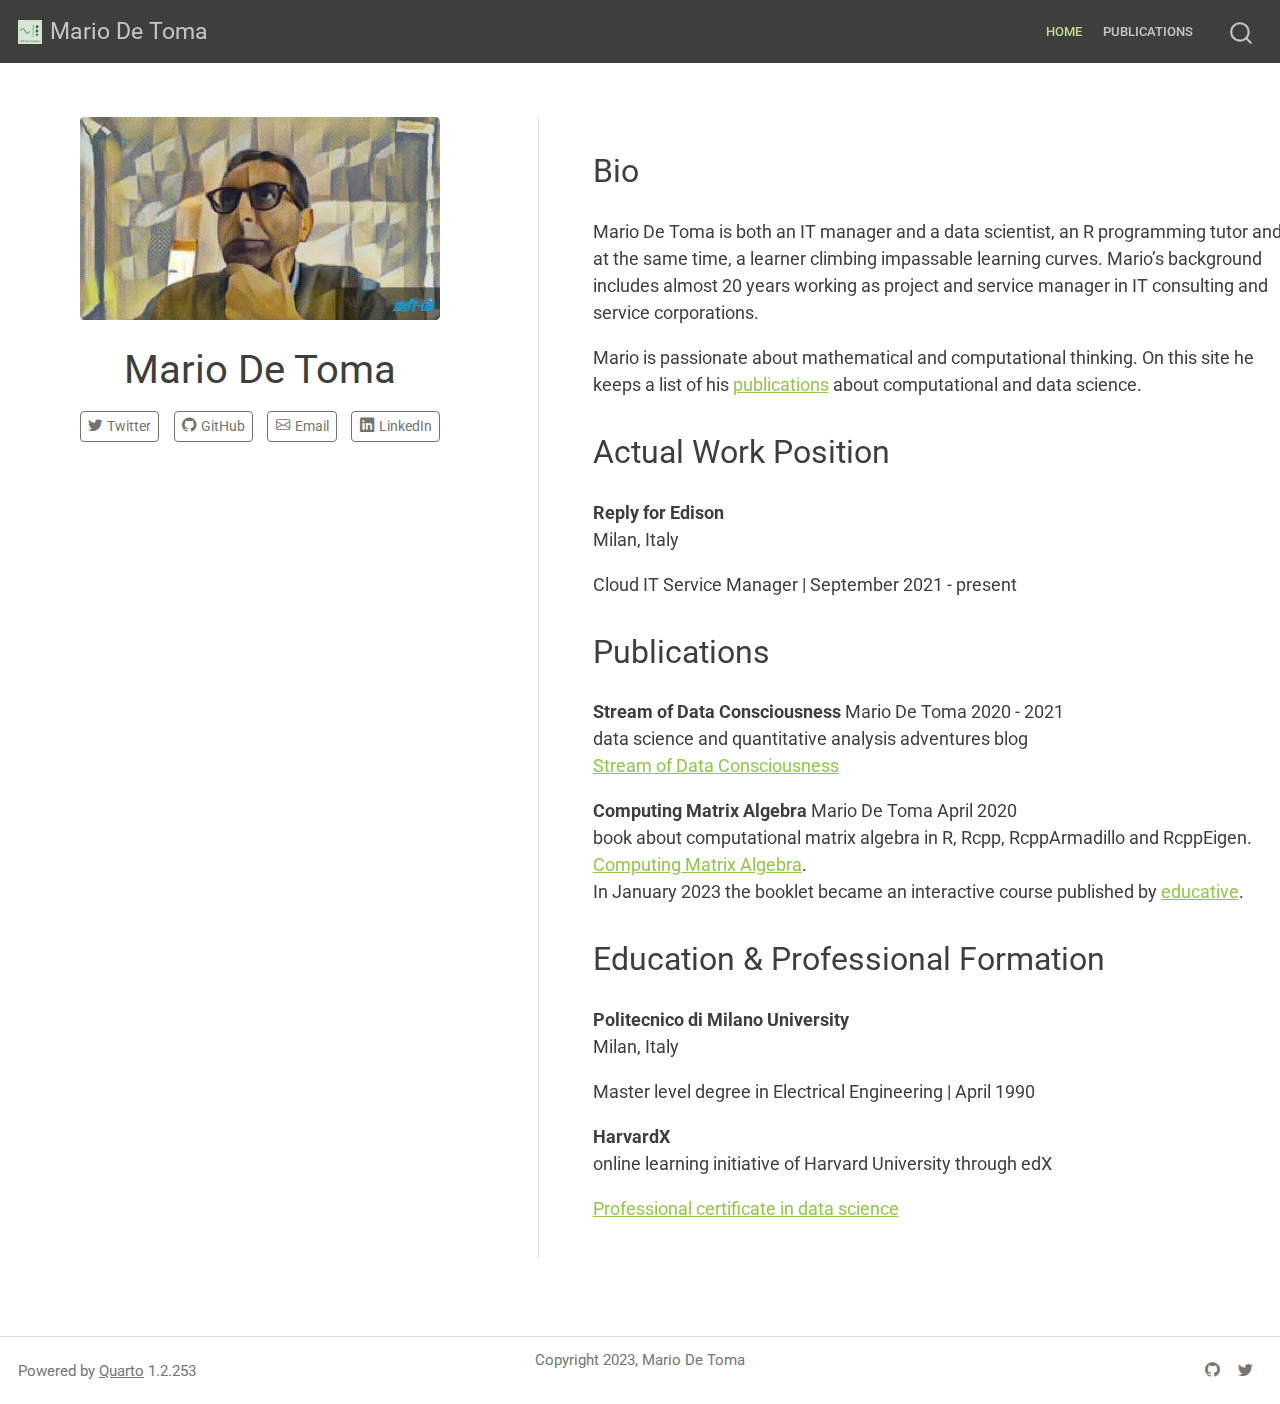
<file: docs/index.html>
<!DOCTYPE html>
<html xmlns="http://www.w3.org/1999/xhtml" lang="en" xml:lang="en"><head>

<meta charset="utf-8">
<meta name="generator" content="quarto-1.2.253">

<meta name="viewport" content="width=device-width, initial-scale=1.0, user-scalable=yes">


<title>Mario De Toma</title>
<style>
code{white-space: pre-wrap;}
span.smallcaps{font-variant: small-caps;}
div.columns{display: flex; gap: min(4vw, 1.5em);}
div.column{flex: auto; overflow-x: auto;}
div.hanging-indent{margin-left: 1.5em; text-indent: -1.5em;}
ul.task-list{list-style: none;}
ul.task-list li input[type="checkbox"] {
  width: 0.8em;
  margin: 0 0.8em 0.2em -1.6em;
  vertical-align: middle;
}
</style>


<script src="site_libs/quarto-nav/quarto-nav.js"></script>
<script src="site_libs/quarto-nav/headroom.min.js"></script>
<script src="site_libs/clipboard/clipboard.min.js"></script>
<script src="site_libs/quarto-search/autocomplete.umd.js"></script>
<script src="site_libs/quarto-search/fuse.min.js"></script>
<script src="site_libs/quarto-search/quarto-search.js"></script>
<meta name="quarto:offset" content="./">
<link href="./favicon-32x32.png" rel="icon" type="image/png">
<script src="site_libs/quarto-html/quarto.js"></script>
<script src="site_libs/quarto-html/popper.min.js"></script>
<script src="site_libs/quarto-html/tippy.umd.min.js"></script>
<link href="site_libs/quarto-html/tippy.css" rel="stylesheet">
<link href="site_libs/quarto-html/quarto-syntax-highlighting.css" rel="stylesheet" id="quarto-text-highlighting-styles">
<script src="site_libs/bootstrap/bootstrap.min.js"></script>
<link href="site_libs/bootstrap/bootstrap-icons.css" rel="stylesheet">
<link href="site_libs/bootstrap/bootstrap.min.css" rel="stylesheet" id="quarto-bootstrap" data-mode="light">
<script id="quarto-search-options" type="application/json">{
  "location": "navbar",
  "copy-button": false,
  "collapse-after": 3,
  "panel-placement": "end",
  "type": "overlay",
  "limit": 20,
  "language": {
    "search-no-results-text": "No results",
    "search-matching-documents-text": "matching documents",
    "search-copy-link-title": "Copy link to search",
    "search-hide-matches-text": "Hide additional matches",
    "search-more-match-text": "more match in this document",
    "search-more-matches-text": "more matches in this document",
    "search-clear-button-title": "Clear",
    "search-detached-cancel-button-title": "Cancel",
    "search-submit-button-title": "Submit"
  }
}</script>
<script async="" src="https://www.googletagmanager.com/gtag/js?id=G-ML6DLB3FP3"></script>

<script type="text/javascript">

window.dataLayer = window.dataLayer || [];
function gtag(){dataLayer.push(arguments);}
gtag('js', new Date());
gtag('config', 'G-ML6DLB3FP3', { 'anonymize_ip': true});
</script>


<link rel="stylesheet" href="styles.css">
</head>

<body class="nav-fixed fullcontent">

<div id="quarto-search-results"></div>
  <header id="quarto-header" class="headroom fixed-top">
    <nav class="navbar navbar-expand-lg navbar-dark ">
      <div class="navbar-container container-fluid">
      <div class="navbar-brand-container">
    <a href="./index.html" class="navbar-brand navbar-brand-logo">
    <img src="./mdt_logo.png" alt="" class="navbar-logo">
    </a>
    <a class="navbar-brand" href="./index.html">
    <span class="navbar-title">Mario De Toma</span>
    </a>
  </div>
          <button class="navbar-toggler" type="button" data-bs-toggle="collapse" data-bs-target="#navbarCollapse" aria-controls="navbarCollapse" aria-expanded="false" aria-label="Toggle navigation" onclick="if (window.quartoToggleHeadroom) { window.quartoToggleHeadroom(); }">
  <span class="navbar-toggler-icon"></span>
</button>
          <div class="collapse navbar-collapse" id="navbarCollapse">
            <ul class="navbar-nav navbar-nav-scroll ms-auto">
  <li class="nav-item">
    <a class="nav-link active" href="./index.html" aria-current="page">
 <span class="menu-text">Home</span></a>
  </li>  
  <li class="nav-item">
    <a class="nav-link" href="./publications.html">
 <span class="menu-text">publications</span></a>
  </li>  
</ul>
              <div id="quarto-search" class="" title="Search"></div>
          </div> <!-- /navcollapse -->
      </div> <!-- /container-fluid -->
    </nav>
</header>
<!-- content -->
<div id="quarto-content" class="quarto-container page-columns page-rows-contents page-layout-article page-navbar">
<!-- sidebar -->
<!-- margin-sidebar -->
    
<!-- main -->
<div class="quarto-about-trestles page-columns page-full">
  <div class="about-entity">
    <img src="mdtThinking0_cubist.jpg" class="about-image
  rounded " style="width: 20em;">
<header id="title-block-header" class="quarto-title-block default">
<div class="quarto-title">
<h1 class="title">Mario De Toma</h1>
</div>
<div class="quarto-title-meta">
  </div>
</header>
    <div class="about-links">
  <a href="https://twitter.com/mariodetoma" class="about-link">
    <i class="bi bi-twitter"></i>
     <span class="about-link-text">Twitter</span>
  </a>
  <a href="https://github.com/mdt-ds" class="about-link">
    <i class="bi bi-github"></i>
     <span class="about-link-text">GitHub</span>
  </a>
  <a href="mailto:mariodetoma.dsp@gmail.com" class="about-link">
    <i class="bi bi-envelope"></i>
     <span class="about-link-text">Email</span>
  </a>
  <a href="https://linkedin.com/in/mario-de-toma-90bb902" class="about-link">
    <i class="bi bi-linkedin"></i>
     <span class="about-link-text">LinkedIn</span>
  </a>
</div>
  </div>
  <div class="about-contents page-columns page-full"><main class="content page-columns page-full" id="quarto-document-content">
<div class="column-page">
<section id="bio" class="level2">
<h2 data-anchor-id="bio">Bio</h2>
<p>Mario De Toma is both an IT manager and a data scientist, an R programming tutor and, at the same time, a learner climbing impassable learning curves. Mario’s background includes almost 20 years working as project and service manager in IT consulting and service corporations.</p>
<p>Mario is passionate about mathematical and computational thinking. On this site he keeps a list of his <a href="./publications.html">publications</a> about computational and data science.</p>
<p>
</p>
</section>
<section id="actual-work-position" class="level2">
<h2 data-anchor-id="actual-work-position">Actual Work Position</h2>
<p><strong>Reply for Edison</strong><br>
Milan, Italy</p>
<p>Cloud IT Service Manager | September 2021 - present</p>
<p>
</p>
</section>
<section id="publications" class="level2">
<h2 data-anchor-id="publications">Publications</h2>
<p><strong>Stream of Data Consciousness</strong> Mario De Toma 2020 - 2021<br>
data science and quantitative analysis adventures blog<br>
<a href="https://www.mdt-datascience.com/">Stream of Data Consciousness</a></p>
<p><strong>Computing Matrix Algebra</strong> Mario De Toma April 2020<br>
book about computational matrix algebra in R, Rcpp, RcppArmadillo and RcppEigen.<br>
<a href="https://leanpub.com/computingmatrixalgebra">Computing Matrix Algebra</a>.<br>
In January 2023 the booklet became an interactive course published by <a href="https://www.educative.io/collection/10370001/4727811482320896">educative</a>.</p>
</section>
<section id="education-professional-formation" class="level2">
<h2 data-anchor-id="education-professional-formation">Education &amp; Professional Formation</h2>
<p><strong>Politecnico di Milano University</strong><br>
Milan, Italy</p>
<p>Master level degree in Electrical Engineering | April 1990</p>
<p>
</p>
<p><strong>HarvardX</strong><br>
online learning initiative of Harvard University through edX</p>
<p><a href="https://credentials.edx.org/credentials/13b2bf784d404666b76ea46164df737d/">Professional certificate in data science</a></p>
<p>
</p>
</section>
</div>


</main></div>
</div>
 <!-- /main -->
<script id="quarto-html-after-body" type="application/javascript">
window.document.addEventListener("DOMContentLoaded", function (event) {
  const toggleBodyColorMode = (bsSheetEl) => {
    const mode = bsSheetEl.getAttribute("data-mode");
    const bodyEl = window.document.querySelector("body");
    if (mode === "dark") {
      bodyEl.classList.add("quarto-dark");
      bodyEl.classList.remove("quarto-light");
    } else {
      bodyEl.classList.add("quarto-light");
      bodyEl.classList.remove("quarto-dark");
    }
  }
  const toggleBodyColorPrimary = () => {
    const bsSheetEl = window.document.querySelector("link#quarto-bootstrap");
    if (bsSheetEl) {
      toggleBodyColorMode(bsSheetEl);
    }
  }
  toggleBodyColorPrimary();  
  const clipboard = new window.ClipboardJS('.code-copy-button', {
    target: function(trigger) {
      return trigger.previousElementSibling;
    }
  });
  clipboard.on('success', function(e) {
    // button target
    const button = e.trigger;
    // don't keep focus
    button.blur();
    // flash "checked"
    button.classList.add('code-copy-button-checked');
    var currentTitle = button.getAttribute("title");
    button.setAttribute("title", "Copied!");
    let tooltip;
    if (window.bootstrap) {
      button.setAttribute("data-bs-toggle", "tooltip");
      button.setAttribute("data-bs-placement", "left");
      button.setAttribute("data-bs-title", "Copied!");
      tooltip = new bootstrap.Tooltip(button, 
        { trigger: "manual", 
          customClass: "code-copy-button-tooltip",
          offset: [0, -8]});
      tooltip.show();    
    }
    setTimeout(function() {
      if (tooltip) {
        tooltip.hide();
        button.removeAttribute("data-bs-title");
        button.removeAttribute("data-bs-toggle");
        button.removeAttribute("data-bs-placement");
      }
      button.setAttribute("title", currentTitle);
      button.classList.remove('code-copy-button-checked');
    }, 1000);
    // clear code selection
    e.clearSelection();
  });
  function tippyHover(el, contentFn) {
    const config = {
      allowHTML: true,
      content: contentFn,
      maxWidth: 500,
      delay: 100,
      arrow: false,
      appendTo: function(el) {
          return el.parentElement;
      },
      interactive: true,
      interactiveBorder: 10,
      theme: 'quarto',
      placement: 'bottom-start'
    };
    window.tippy(el, config); 
  }
  const noterefs = window.document.querySelectorAll('a[role="doc-noteref"]');
  for (var i=0; i<noterefs.length; i++) {
    const ref = noterefs[i];
    tippyHover(ref, function() {
      // use id or data attribute instead here
      let href = ref.getAttribute('data-footnote-href') || ref.getAttribute('href');
      try { href = new URL(href).hash; } catch {}
      const id = href.replace(/^#\/?/, "");
      const note = window.document.getElementById(id);
      return note.innerHTML;
    });
  }
  const findCites = (el) => {
    const parentEl = el.parentElement;
    if (parentEl) {
      const cites = parentEl.dataset.cites;
      if (cites) {
        return {
          el,
          cites: cites.split(' ')
        };
      } else {
        return findCites(el.parentElement)
      }
    } else {
      return undefined;
    }
  };
  var bibliorefs = window.document.querySelectorAll('a[role="doc-biblioref"]');
  for (var i=0; i<bibliorefs.length; i++) {
    const ref = bibliorefs[i];
    const citeInfo = findCites(ref);
    if (citeInfo) {
      tippyHover(citeInfo.el, function() {
        var popup = window.document.createElement('div');
        citeInfo.cites.forEach(function(cite) {
          var citeDiv = window.document.createElement('div');
          citeDiv.classList.add('hanging-indent');
          citeDiv.classList.add('csl-entry');
          var biblioDiv = window.document.getElementById('ref-' + cite);
          if (biblioDiv) {
            citeDiv.innerHTML = biblioDiv.innerHTML;
          }
          popup.appendChild(citeDiv);
        });
        return popup.innerHTML;
      });
    }
  }
});
</script>
</div> <!-- /content -->
<footer class="footer">
  <div class="nav-footer">
    <div class="nav-footer-left">Powered by <a href="https://quarto.org/">Quarto</a> 1.2.253</div>   
      <div class="nav-footer-center">Copyright 2023, Mario De Toma</div>
    <div class="nav-footer-right">
      <ul class="footer-items list-unstyled">
    <li class="nav-item compact">
    <a class="nav-link" href="https://github.com/mdt-ds">
      <i class="bi bi-github" role="img">
</i> 
    </a>
  </li>  
    <li class="nav-item compact">
    <a class="nav-link" href="https://twitter.com/mariodetoma">
      <i class="bi bi-twitter" role="img">
</i> 
    </a>
  </li>  
</ul>
    </div>
  </div>
</footer>



</body></html>
</file>
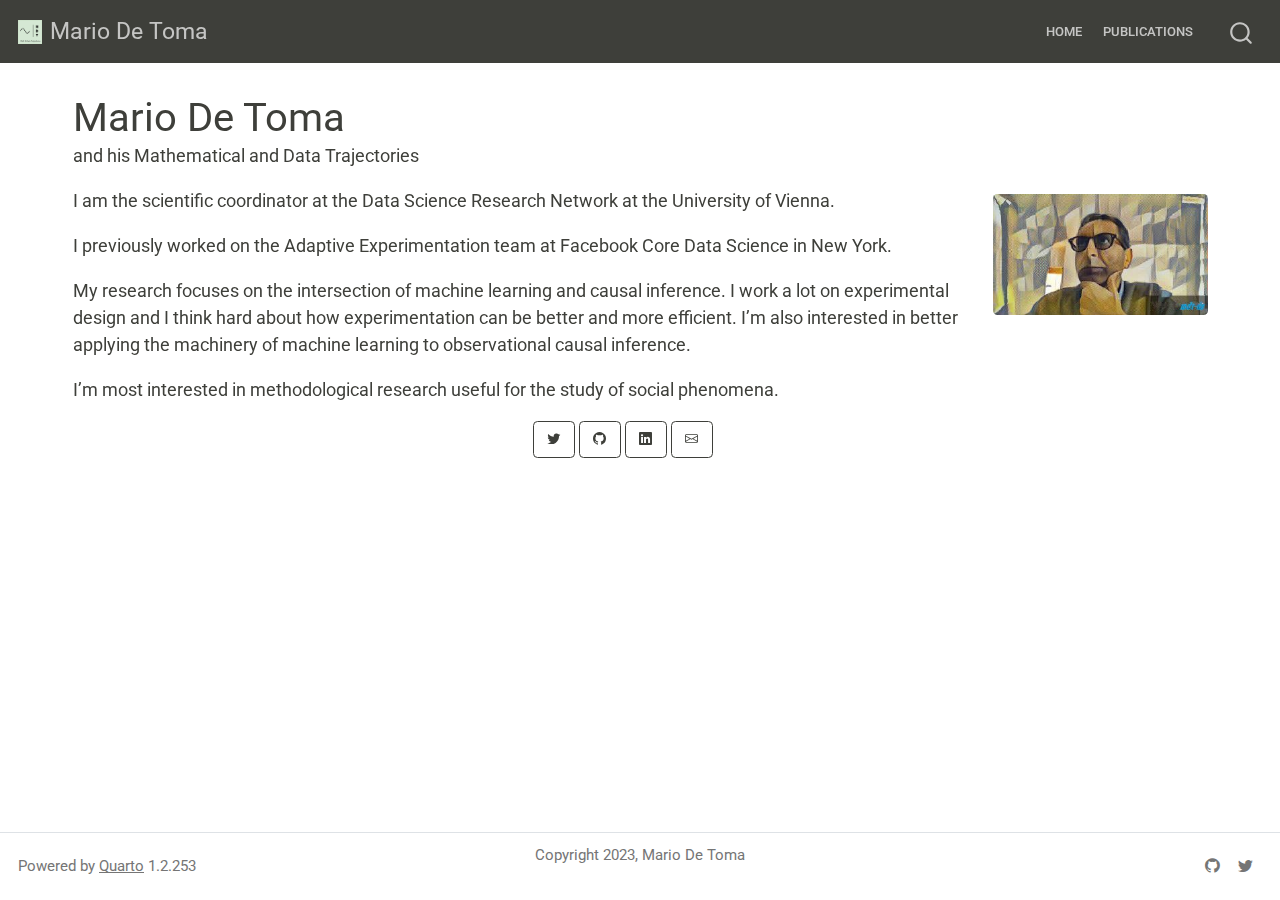
<file: docs/index_full.html>
<!DOCTYPE html>
<html xmlns="http://www.w3.org/1999/xhtml" lang="en" xml:lang="en"><head>

<meta charset="utf-8">
<meta name="generator" content="quarto-1.2.253">

<meta name="viewport" content="width=device-width, initial-scale=1.0, user-scalable=yes">

<meta name="description" content="and his Mathematical and Data Trajectories">

<title>Mario De Toma</title>
<style>
code{white-space: pre-wrap;}
span.smallcaps{font-variant: small-caps;}
div.columns{display: flex; gap: min(4vw, 1.5em);}
div.column{flex: auto; overflow-x: auto;}
div.hanging-indent{margin-left: 1.5em; text-indent: -1.5em;}
ul.task-list{list-style: none;}
ul.task-list li input[type="checkbox"] {
  width: 0.8em;
  margin: 0 0.8em 0.2em -1.6em;
  vertical-align: middle;
}
</style>


<script src="site_libs/quarto-nav/quarto-nav.js"></script>
<script src="site_libs/quarto-nav/headroom.min.js"></script>
<script src="site_libs/clipboard/clipboard.min.js"></script>
<script src="site_libs/quarto-search/autocomplete.umd.js"></script>
<script src="site_libs/quarto-search/fuse.min.js"></script>
<script src="site_libs/quarto-search/quarto-search.js"></script>
<meta name="quarto:offset" content="./">
<link href="./favicon-32x32.png" rel="icon" type="image/png">
<script src="site_libs/quarto-html/quarto.js"></script>
<script src="site_libs/quarto-html/popper.min.js"></script>
<script src="site_libs/quarto-html/tippy.umd.min.js"></script>
<script src="site_libs/quarto-html/anchor.min.js"></script>
<link href="site_libs/quarto-html/tippy.css" rel="stylesheet">
<link href="site_libs/quarto-html/quarto-syntax-highlighting.css" rel="stylesheet" id="quarto-text-highlighting-styles">
<script src="site_libs/bootstrap/bootstrap.min.js"></script>
<link href="site_libs/bootstrap/bootstrap-icons.css" rel="stylesheet">
<link href="site_libs/bootstrap/bootstrap.min.css" rel="stylesheet" id="quarto-bootstrap" data-mode="light">
<script id="quarto-search-options" type="application/json">{
  "location": "navbar",
  "copy-button": false,
  "collapse-after": 3,
  "panel-placement": "end",
  "type": "overlay",
  "limit": 20,
  "language": {
    "search-no-results-text": "No results",
    "search-matching-documents-text": "matching documents",
    "search-copy-link-title": "Copy link to search",
    "search-hide-matches-text": "Hide additional matches",
    "search-more-match-text": "more match in this document",
    "search-more-matches-text": "more matches in this document",
    "search-clear-button-title": "Clear",
    "search-detached-cancel-button-title": "Cancel",
    "search-submit-button-title": "Submit"
  }
}</script>
<script async="" src="https://www.googletagmanager.com/gtag/js?id=G-ML6DLB3FP3"></script>

<script type="text/javascript">

window.dataLayer = window.dataLayer || [];
function gtag(){dataLayer.push(arguments);}
gtag('js', new Date());
gtag('config', 'G-ML6DLB3FP3', { 'anonymize_ip': true});
</script>


<link rel="stylesheet" href="styles.css">
</head>

<body class="nav-fixed">

<div id="quarto-search-results"></div>
  <header id="quarto-header" class="headroom fixed-top">
    <nav class="navbar navbar-expand-lg navbar-dark ">
      <div class="navbar-container container-fluid">
      <div class="navbar-brand-container">
    <a href="./index.html" class="navbar-brand navbar-brand-logo">
    <img src="./mdt_logo.png" alt="" class="navbar-logo">
    </a>
    <a class="navbar-brand" href="./index.html">
    <span class="navbar-title">Mario De Toma</span>
    </a>
  </div>
          <button class="navbar-toggler" type="button" data-bs-toggle="collapse" data-bs-target="#navbarCollapse" aria-controls="navbarCollapse" aria-expanded="false" aria-label="Toggle navigation" onclick="if (window.quartoToggleHeadroom) { window.quartoToggleHeadroom(); }">
  <span class="navbar-toggler-icon"></span>
</button>
          <div class="collapse navbar-collapse" id="navbarCollapse">
            <ul class="navbar-nav navbar-nav-scroll ms-auto">
  <li class="nav-item">
    <a class="nav-link" href="./index.html">
 <span class="menu-text">Home</span></a>
  </li>  
  <li class="nav-item">
    <a class="nav-link" href="./publications.html">
 <span class="menu-text">publications</span></a>
  </li>  
</ul>
              <div id="quarto-search" class="" title="Search"></div>
          </div> <!-- /navcollapse -->
      </div> <!-- /container-fluid -->
    </nav>
</header>
<!-- content -->
<div id="quarto-content" class="quarto-container page-columns page-rows-contents page-layout-full page-navbar">
<!-- sidebar -->
<!-- margin-sidebar -->
    <div id="quarto-margin-sidebar" class="sidebar margin-sidebar">
        
    </div>
<!-- main -->
<main class="content page-columns page-full column-page-left" id="quarto-document-content">

<header id="title-block-header" class="quarto-title-block default">
<div class="quarto-title">
<h1 class="title">Mario De Toma</h1>
</div>

<div>
  <div class="description">
    and his Mathematical and Data Trajectories
  </div>
</div>


<div class="quarto-title-meta">

    
  
    
  </div>
  

</header>

<div class="column-page-inset page-columns page-full">
<div class="column-page-inset-left">
<p>I am the scientific coordinator at the Data Science Research Network at the University of Vienna.</p>
<p>I previously worked on the Adaptive Experimentation team at Facebook Core Data Science in New York.</p>
<p>My research focuses on the intersection of machine learning and causal inference. I work a lot on experimental design and I think hard about how experimentation can be better and more efficient. I’m also interested in better applying the machinery of machine learning to observational causal inference.</p>
<p>I’m most interested in methodological research useful for the study of social phenomena.</p>
</div>
<div class="column-margin column-container">
<p><img src="mdtThinking0_cubist.jpg" class="rounded img-fluid"></p>
</div>
</div>
<div style="page-break-after: always;"></div>
<div class="column-page-inset text-center">
<a class="btn btn-outline-dark" ,="" href="https://twitter.com/mariodetoma" target="_blank" rel="noopener noreferrer">
    <i class="bi bi-twitter" role="img" aria-label="Twitter"></i>
</a>
<a class="btn btn-outline-dark" ,="" href="https://github.com/mdt-ds" target="_blank" rel="noopener noreferrer">
    <i class="bi bi-github" role="img" aria-label="Github"></i>
</a>
<a class="btn btn-outline-dark" ,="" href="https://www.linkedin.com/in/mario-de-toma-90bb902/" target="_blank" rel="noopener noreferrer">
    <i class="bi bi-linkedin" role="img" aria-label="LinkedIn"></i>
</a>
<a class="btn btn-outline-dark" ,="" href="mailto:mariodetoma.dsp@gmail.com" target="_blank" rel="noopener noreferrer">
    <i class="ai bi-envelope" role="img" aria-label="email"></i>
</a>
</div>



</main> <!-- /main -->
<script id="quarto-html-after-body" type="application/javascript">
window.document.addEventListener("DOMContentLoaded", function (event) {
  const toggleBodyColorMode = (bsSheetEl) => {
    const mode = bsSheetEl.getAttribute("data-mode");
    const bodyEl = window.document.querySelector("body");
    if (mode === "dark") {
      bodyEl.classList.add("quarto-dark");
      bodyEl.classList.remove("quarto-light");
    } else {
      bodyEl.classList.add("quarto-light");
      bodyEl.classList.remove("quarto-dark");
    }
  }
  const toggleBodyColorPrimary = () => {
    const bsSheetEl = window.document.querySelector("link#quarto-bootstrap");
    if (bsSheetEl) {
      toggleBodyColorMode(bsSheetEl);
    }
  }
  toggleBodyColorPrimary();  
  const icon = "";
  const anchorJS = new window.AnchorJS();
  anchorJS.options = {
    placement: 'right',
    icon: icon
  };
  anchorJS.add('.anchored');
  const clipboard = new window.ClipboardJS('.code-copy-button', {
    target: function(trigger) {
      return trigger.previousElementSibling;
    }
  });
  clipboard.on('success', function(e) {
    // button target
    const button = e.trigger;
    // don't keep focus
    button.blur();
    // flash "checked"
    button.classList.add('code-copy-button-checked');
    var currentTitle = button.getAttribute("title");
    button.setAttribute("title", "Copied!");
    let tooltip;
    if (window.bootstrap) {
      button.setAttribute("data-bs-toggle", "tooltip");
      button.setAttribute("data-bs-placement", "left");
      button.setAttribute("data-bs-title", "Copied!");
      tooltip = new bootstrap.Tooltip(button, 
        { trigger: "manual", 
          customClass: "code-copy-button-tooltip",
          offset: [0, -8]});
      tooltip.show();    
    }
    setTimeout(function() {
      if (tooltip) {
        tooltip.hide();
        button.removeAttribute("data-bs-title");
        button.removeAttribute("data-bs-toggle");
        button.removeAttribute("data-bs-placement");
      }
      button.setAttribute("title", currentTitle);
      button.classList.remove('code-copy-button-checked');
    }, 1000);
    // clear code selection
    e.clearSelection();
  });
  function tippyHover(el, contentFn) {
    const config = {
      allowHTML: true,
      content: contentFn,
      maxWidth: 500,
      delay: 100,
      arrow: false,
      appendTo: function(el) {
          return el.parentElement;
      },
      interactive: true,
      interactiveBorder: 10,
      theme: 'quarto',
      placement: 'bottom-start'
    };
    window.tippy(el, config); 
  }
  const noterefs = window.document.querySelectorAll('a[role="doc-noteref"]');
  for (var i=0; i<noterefs.length; i++) {
    const ref = noterefs[i];
    tippyHover(ref, function() {
      // use id or data attribute instead here
      let href = ref.getAttribute('data-footnote-href') || ref.getAttribute('href');
      try { href = new URL(href).hash; } catch {}
      const id = href.replace(/^#\/?/, "");
      const note = window.document.getElementById(id);
      return note.innerHTML;
    });
  }
  const findCites = (el) => {
    const parentEl = el.parentElement;
    if (parentEl) {
      const cites = parentEl.dataset.cites;
      if (cites) {
        return {
          el,
          cites: cites.split(' ')
        };
      } else {
        return findCites(el.parentElement)
      }
    } else {
      return undefined;
    }
  };
  var bibliorefs = window.document.querySelectorAll('a[role="doc-biblioref"]');
  for (var i=0; i<bibliorefs.length; i++) {
    const ref = bibliorefs[i];
    const citeInfo = findCites(ref);
    if (citeInfo) {
      tippyHover(citeInfo.el, function() {
        var popup = window.document.createElement('div');
        citeInfo.cites.forEach(function(cite) {
          var citeDiv = window.document.createElement('div');
          citeDiv.classList.add('hanging-indent');
          citeDiv.classList.add('csl-entry');
          var biblioDiv = window.document.getElementById('ref-' + cite);
          if (biblioDiv) {
            citeDiv.innerHTML = biblioDiv.innerHTML;
          }
          popup.appendChild(citeDiv);
        });
        return popup.innerHTML;
      });
    }
  }
});
</script>
</div> <!-- /content -->
<footer class="footer">
  <div class="nav-footer">
    <div class="nav-footer-left">Powered by <a href="https://quarto.org/">Quarto</a> 1.2.253</div>   
      <div class="nav-footer-center">Copyright 2023, Mario De Toma</div>
    <div class="nav-footer-right">
      <ul class="footer-items list-unstyled">
    <li class="nav-item compact">
    <a class="nav-link" href="https://github.com/mdt-ds">
      <i class="bi bi-github" role="img">
</i> 
    </a>
  </li>  
    <li class="nav-item compact">
    <a class="nav-link" href="https://twitter.com/mariodetoma">
      <i class="bi bi-twitter" role="img">
</i> 
    </a>
  </li>  
</ul>
    </div>
  </div>
</footer>



</body></html>
</file>
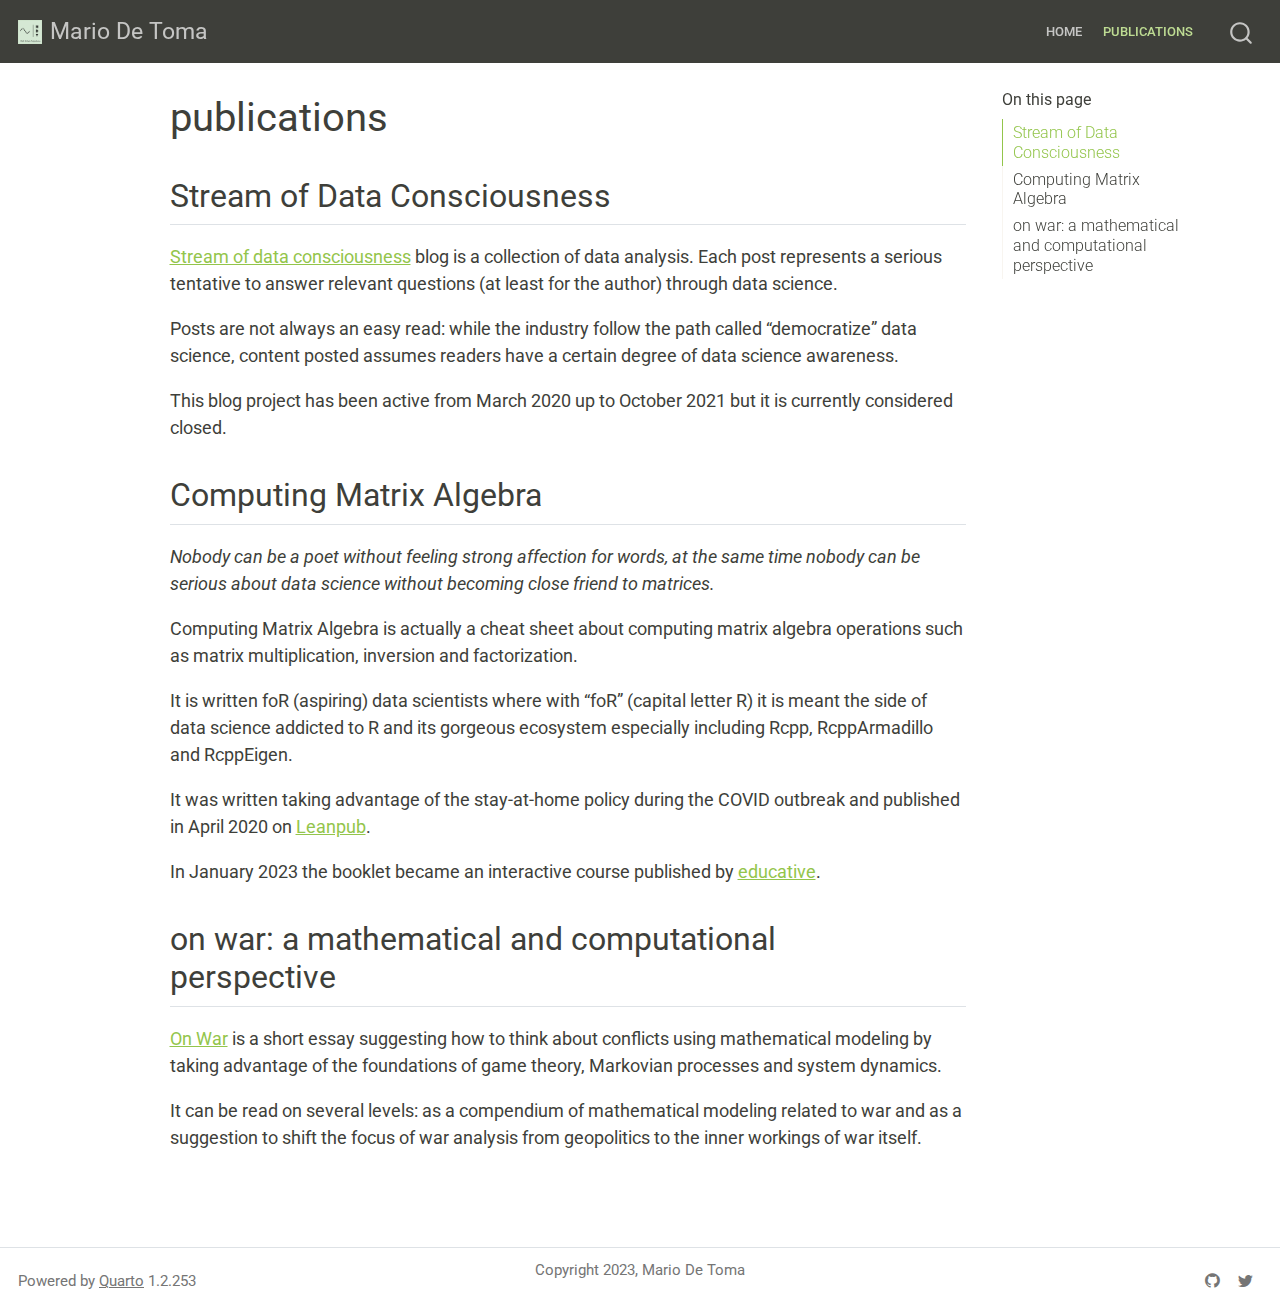
<file: docs/publications.html>
<!DOCTYPE html>
<html xmlns="http://www.w3.org/1999/xhtml" lang="en" xml:lang="en"><head>

<meta charset="utf-8">
<meta name="generator" content="quarto-1.2.253">

<meta name="viewport" content="width=device-width, initial-scale=1.0, user-scalable=yes">


<title>Mario De Toma - publications</title>
<style>
code{white-space: pre-wrap;}
span.smallcaps{font-variant: small-caps;}
div.columns{display: flex; gap: min(4vw, 1.5em);}
div.column{flex: auto; overflow-x: auto;}
div.hanging-indent{margin-left: 1.5em; text-indent: -1.5em;}
ul.task-list{list-style: none;}
ul.task-list li input[type="checkbox"] {
  width: 0.8em;
  margin: 0 0.8em 0.2em -1.6em;
  vertical-align: middle;
}
</style>


<script src="site_libs/quarto-nav/quarto-nav.js"></script>
<script src="site_libs/quarto-nav/headroom.min.js"></script>
<script src="site_libs/clipboard/clipboard.min.js"></script>
<script src="site_libs/quarto-search/autocomplete.umd.js"></script>
<script src="site_libs/quarto-search/fuse.min.js"></script>
<script src="site_libs/quarto-search/quarto-search.js"></script>
<meta name="quarto:offset" content="./">
<link href="./favicon-32x32.png" rel="icon" type="image/png">
<script src="site_libs/quarto-html/quarto.js"></script>
<script src="site_libs/quarto-html/popper.min.js"></script>
<script src="site_libs/quarto-html/tippy.umd.min.js"></script>
<script src="site_libs/quarto-html/anchor.min.js"></script>
<link href="site_libs/quarto-html/tippy.css" rel="stylesheet">
<link href="site_libs/quarto-html/quarto-syntax-highlighting.css" rel="stylesheet" id="quarto-text-highlighting-styles">
<script src="site_libs/bootstrap/bootstrap.min.js"></script>
<link href="site_libs/bootstrap/bootstrap-icons.css" rel="stylesheet">
<link href="site_libs/bootstrap/bootstrap.min.css" rel="stylesheet" id="quarto-bootstrap" data-mode="light">
<script id="quarto-search-options" type="application/json">{
  "location": "navbar",
  "copy-button": false,
  "collapse-after": 3,
  "panel-placement": "end",
  "type": "overlay",
  "limit": 20,
  "language": {
    "search-no-results-text": "No results",
    "search-matching-documents-text": "matching documents",
    "search-copy-link-title": "Copy link to search",
    "search-hide-matches-text": "Hide additional matches",
    "search-more-match-text": "more match in this document",
    "search-more-matches-text": "more matches in this document",
    "search-clear-button-title": "Clear",
    "search-detached-cancel-button-title": "Cancel",
    "search-submit-button-title": "Submit"
  }
}</script>
<script async="" src="https://www.googletagmanager.com/gtag/js?id=G-ML6DLB3FP3"></script>

<script type="text/javascript">

window.dataLayer = window.dataLayer || [];
function gtag(){dataLayer.push(arguments);}
gtag('js', new Date());
gtag('config', 'G-ML6DLB3FP3', { 'anonymize_ip': true});
</script>


<link rel="stylesheet" href="styles.css">
</head>

<body class="nav-fixed">

<div id="quarto-search-results"></div>
  <header id="quarto-header" class="headroom fixed-top">
    <nav class="navbar navbar-expand-lg navbar-dark ">
      <div class="navbar-container container-fluid">
      <div class="navbar-brand-container">
    <a href="./index.html" class="navbar-brand navbar-brand-logo">
    <img src="./mdt_logo.png" alt="" class="navbar-logo">
    </a>
    <a class="navbar-brand" href="./index.html">
    <span class="navbar-title">Mario De Toma</span>
    </a>
  </div>
          <button class="navbar-toggler" type="button" data-bs-toggle="collapse" data-bs-target="#navbarCollapse" aria-controls="navbarCollapse" aria-expanded="false" aria-label="Toggle navigation" onclick="if (window.quartoToggleHeadroom) { window.quartoToggleHeadroom(); }">
  <span class="navbar-toggler-icon"></span>
</button>
          <div class="collapse navbar-collapse" id="navbarCollapse">
            <ul class="navbar-nav navbar-nav-scroll ms-auto">
  <li class="nav-item">
    <a class="nav-link" href="./index.html">
 <span class="menu-text">Home</span></a>
  </li>  
  <li class="nav-item">
    <a class="nav-link active" href="./publications.html" aria-current="page">
 <span class="menu-text">publications</span></a>
  </li>  
</ul>
              <div id="quarto-search" class="" title="Search"></div>
          </div> <!-- /navcollapse -->
      </div> <!-- /container-fluid -->
    </nav>
</header>
<!-- content -->
<div id="quarto-content" class="quarto-container page-columns page-rows-contents page-layout-article page-navbar">
<!-- sidebar -->
<!-- margin-sidebar -->
    <div id="quarto-margin-sidebar" class="sidebar margin-sidebar">
        <nav id="TOC" role="doc-toc" class="toc-active">
    <h2 id="toc-title">On this page</h2>
   
  <ul>
  <li><a href="#stream-of-data-consciousness" id="toc-stream-of-data-consciousness" class="nav-link active" data-scroll-target="#stream-of-data-consciousness">Stream of Data Consciousness</a></li>
  <li><a href="#computing-matrix-algebra" id="toc-computing-matrix-algebra" class="nav-link" data-scroll-target="#computing-matrix-algebra">Computing Matrix Algebra</a></li>
  <li><a href="#on-war-a-mathematical-and-computational-perspective" id="toc-on-war-a-mathematical-and-computational-perspective" class="nav-link" data-scroll-target="#on-war-a-mathematical-and-computational-perspective">on war: a mathematical and computational perspective</a></li>
  </ul>
</nav>
    </div>
<!-- main -->
<main class="content" id="quarto-document-content">

<header id="title-block-header" class="quarto-title-block default">
<div class="quarto-title">
<h1 class="title">publications</h1>
</div>



<div class="quarto-title-meta">

    
  
    
  </div>
  

</header>

<section id="stream-of-data-consciousness" class="level2">
<h2 class="anchored" data-anchor-id="stream-of-data-consciousness">Stream of Data Consciousness</h2>
<p><a href="https://www.mdt-datascience.com/">Stream of data consciousness</a> blog is a collection of data analysis. Each post represents a serious tentative to answer relevant questions (at least for the author) through data science.</p>
<p>Posts are not always an easy read: while the industry follow the path called “democratize” data science, content posted assumes readers have a certain degree of data science awareness.</p>
<p>This blog project has been active from March 2020 up to October 2021 but it is currently considered closed.</p>
</section>
<section id="computing-matrix-algebra" class="level2">
<h2 class="anchored" data-anchor-id="computing-matrix-algebra">Computing Matrix Algebra</h2>
<p><em>Nobody can be a poet without feeling strong affection for words, at the same time nobody can be serious about data science without becoming close friend to matrices.</em></p>
<p>Computing Matrix Algebra is actually a cheat sheet about computing matrix algebra operations such as matrix multiplication, inversion and factorization.</p>
<p>It is written foR (aspiring) data scientists where with “foR” (capital letter R) it is meant the side of data science addicted to R and its gorgeous ecosystem especially including Rcpp, RcppArmadillo and RcppEigen.</p>
<p>It was written taking advantage of the stay-at-home policy during the COVID outbreak and published in April 2020 on <a href="https://leanpub.com/computingmatrixalgebra">Leanpub</a>.</p>
<p>In January 2023 the booklet became an interactive course published by <a href="https://www.educative.io/collection/10370001/4727811482320896">educative</a>.</p>
</section>
<section id="on-war-a-mathematical-and-computational-perspective" class="level2">
<h2 class="anchored" data-anchor-id="on-war-a-mathematical-and-computational-perspective">on war: a mathematical and computational perspective</h2>
<p><a href="https://mdt-ds.github.io/on_war/">On War</a> is a short essay suggesting how to think about conflicts using mathematical modeling by taking advantage of the foundations of game theory, Markovian processes and system dynamics.</p>
<p>It can be read on several levels: as a compendium of mathematical modeling related to war and as a suggestion to shift the focus of war analysis from geopolitics to the inner workings of war itself.</p>


</section>

</main> <!-- /main -->
<script id="quarto-html-after-body" type="application/javascript">
window.document.addEventListener("DOMContentLoaded", function (event) {
  const toggleBodyColorMode = (bsSheetEl) => {
    const mode = bsSheetEl.getAttribute("data-mode");
    const bodyEl = window.document.querySelector("body");
    if (mode === "dark") {
      bodyEl.classList.add("quarto-dark");
      bodyEl.classList.remove("quarto-light");
    } else {
      bodyEl.classList.add("quarto-light");
      bodyEl.classList.remove("quarto-dark");
    }
  }
  const toggleBodyColorPrimary = () => {
    const bsSheetEl = window.document.querySelector("link#quarto-bootstrap");
    if (bsSheetEl) {
      toggleBodyColorMode(bsSheetEl);
    }
  }
  toggleBodyColorPrimary();  
  const icon = "";
  const anchorJS = new window.AnchorJS();
  anchorJS.options = {
    placement: 'right',
    icon: icon
  };
  anchorJS.add('.anchored');
  const clipboard = new window.ClipboardJS('.code-copy-button', {
    target: function(trigger) {
      return trigger.previousElementSibling;
    }
  });
  clipboard.on('success', function(e) {
    // button target
    const button = e.trigger;
    // don't keep focus
    button.blur();
    // flash "checked"
    button.classList.add('code-copy-button-checked');
    var currentTitle = button.getAttribute("title");
    button.setAttribute("title", "Copied!");
    let tooltip;
    if (window.bootstrap) {
      button.setAttribute("data-bs-toggle", "tooltip");
      button.setAttribute("data-bs-placement", "left");
      button.setAttribute("data-bs-title", "Copied!");
      tooltip = new bootstrap.Tooltip(button, 
        { trigger: "manual", 
          customClass: "code-copy-button-tooltip",
          offset: [0, -8]});
      tooltip.show();    
    }
    setTimeout(function() {
      if (tooltip) {
        tooltip.hide();
        button.removeAttribute("data-bs-title");
        button.removeAttribute("data-bs-toggle");
        button.removeAttribute("data-bs-placement");
      }
      button.setAttribute("title", currentTitle);
      button.classList.remove('code-copy-button-checked');
    }, 1000);
    // clear code selection
    e.clearSelection();
  });
  function tippyHover(el, contentFn) {
    const config = {
      allowHTML: true,
      content: contentFn,
      maxWidth: 500,
      delay: 100,
      arrow: false,
      appendTo: function(el) {
          return el.parentElement;
      },
      interactive: true,
      interactiveBorder: 10,
      theme: 'quarto',
      placement: 'bottom-start'
    };
    window.tippy(el, config); 
  }
  const noterefs = window.document.querySelectorAll('a[role="doc-noteref"]');
  for (var i=0; i<noterefs.length; i++) {
    const ref = noterefs[i];
    tippyHover(ref, function() {
      // use id or data attribute instead here
      let href = ref.getAttribute('data-footnote-href') || ref.getAttribute('href');
      try { href = new URL(href).hash; } catch {}
      const id = href.replace(/^#\/?/, "");
      const note = window.document.getElementById(id);
      return note.innerHTML;
    });
  }
  const findCites = (el) => {
    const parentEl = el.parentElement;
    if (parentEl) {
      const cites = parentEl.dataset.cites;
      if (cites) {
        return {
          el,
          cites: cites.split(' ')
        };
      } else {
        return findCites(el.parentElement)
      }
    } else {
      return undefined;
    }
  };
  var bibliorefs = window.document.querySelectorAll('a[role="doc-biblioref"]');
  for (var i=0; i<bibliorefs.length; i++) {
    const ref = bibliorefs[i];
    const citeInfo = findCites(ref);
    if (citeInfo) {
      tippyHover(citeInfo.el, function() {
        var popup = window.document.createElement('div');
        citeInfo.cites.forEach(function(cite) {
          var citeDiv = window.document.createElement('div');
          citeDiv.classList.add('hanging-indent');
          citeDiv.classList.add('csl-entry');
          var biblioDiv = window.document.getElementById('ref-' + cite);
          if (biblioDiv) {
            citeDiv.innerHTML = biblioDiv.innerHTML;
          }
          popup.appendChild(citeDiv);
        });
        return popup.innerHTML;
      });
    }
  }
});
</script>
</div> <!-- /content -->
<footer class="footer">
  <div class="nav-footer">
    <div class="nav-footer-left">Powered by <a href="https://quarto.org/">Quarto</a> 1.2.253</div>   
      <div class="nav-footer-center">Copyright 2023, Mario De Toma</div>
    <div class="nav-footer-right">
      <ul class="footer-items list-unstyled">
    <li class="nav-item compact">
    <a class="nav-link" href="https://github.com/mdt-ds">
      <i class="bi bi-github" role="img">
</i> 
    </a>
  </li>  
    <li class="nav-item compact">
    <a class="nav-link" href="https://twitter.com/mariodetoma">
      <i class="bi bi-twitter" role="img">
</i> 
    </a>
  </li>  
</ul>
    </div>
  </div>
</footer>



</body></html>
</file>
<file: docs/site_libs/quarto-html/tippy.css>
.tippy-box[data-animation=fade][data-state=hidden]{opacity:0}[data-tippy-root]{max-width:calc(100vw - 10px)}.tippy-box{position:relative;background-color:#333;color:#fff;border-radius:4px;font-size:14px;line-height:1.4;white-space:normal;outline:0;transition-property:transform,visibility,opacity}.tippy-box[data-placement^=top]>.tippy-arrow{bottom:0}.tippy-box[data-placement^=top]>.tippy-arrow:before{bottom:-7px;left:0;border-width:8px 8px 0;border-top-color:initial;transform-origin:center top}.tippy-box[data-placement^=bottom]>.tippy-arrow{top:0}.tippy-box[data-placement^=bottom]>.tippy-arrow:before{top:-7px;left:0;border-width:0 8px 8px;border-bottom-color:initial;transform-origin:center bottom}.tippy-box[data-placement^=left]>.tippy-arrow{right:0}.tippy-box[data-placement^=left]>.tippy-arrow:before{border-width:8px 0 8px 8px;border-left-color:initial;right:-7px;transform-origin:center left}.tippy-box[data-placement^=right]>.tippy-arrow{left:0}.tippy-box[data-placement^=right]>.tippy-arrow:before{left:-7px;border-width:8px 8px 8px 0;border-right-color:initial;transform-origin:center right}.tippy-box[data-inertia][data-state=visible]{transition-timing-function:cubic-bezier(.54,1.5,.38,1.11)}.tippy-arrow{width:16px;height:16px;color:#333}.tippy-arrow:before{content:"";position:absolute;border-color:transparent;border-style:solid}.tippy-content{position:relative;padding:5px 9px;z-index:1}
</file>
<file: docs/site_libs/quarto-html/quarto-syntax-highlighting.css>
/* quarto syntax highlight colors */
:root {
  --quarto-hl-ot-color: #003B4F;
  --quarto-hl-at-color: #657422;
  --quarto-hl-ss-color: #20794D;
  --quarto-hl-an-color: #5E5E5E;
  --quarto-hl-fu-color: #4758AB;
  --quarto-hl-st-color: #20794D;
  --quarto-hl-cf-color: #003B4F;
  --quarto-hl-op-color: #5E5E5E;
  --quarto-hl-er-color: #AD0000;
  --quarto-hl-bn-color: #AD0000;
  --quarto-hl-al-color: #AD0000;
  --quarto-hl-va-color: #111111;
  --quarto-hl-bu-color: inherit;
  --quarto-hl-ex-color: inherit;
  --quarto-hl-pp-color: #AD0000;
  --quarto-hl-in-color: #5E5E5E;
  --quarto-hl-vs-color: #20794D;
  --quarto-hl-wa-color: #5E5E5E;
  --quarto-hl-do-color: #5E5E5E;
  --quarto-hl-im-color: #00769E;
  --quarto-hl-ch-color: #20794D;
  --quarto-hl-dt-color: #AD0000;
  --quarto-hl-fl-color: #AD0000;
  --quarto-hl-co-color: #5E5E5E;
  --quarto-hl-cv-color: #5E5E5E;
  --quarto-hl-cn-color: #8f5902;
  --quarto-hl-sc-color: #5E5E5E;
  --quarto-hl-dv-color: #AD0000;
  --quarto-hl-kw-color: #003B4F;
}

/* other quarto variables */
:root {
  --quarto-font-monospace: SFMono-Regular, Menlo, Monaco, Consolas, "Liberation Mono", "Courier New", monospace;
}

pre > code.sourceCode > span {
  color: #003B4F;
}

code span {
  color: #003B4F;
}

code.sourceCode > span {
  color: #003B4F;
}

div.sourceCode,
div.sourceCode pre.sourceCode {
  color: #003B4F;
}

code span.ot {
  color: #003B4F;
}

code span.at {
  color: #657422;
}

code span.ss {
  color: #20794D;
}

code span.an {
  color: #5E5E5E;
}

code span.fu {
  color: #4758AB;
}

code span.st {
  color: #20794D;
}

code span.cf {
  color: #003B4F;
}

code span.op {
  color: #5E5E5E;
}

code span.er {
  color: #AD0000;
}

code span.bn {
  color: #AD0000;
}

code span.al {
  color: #AD0000;
}

code span.va {
  color: #111111;
}

code span.pp {
  color: #AD0000;
}

code span.in {
  color: #5E5E5E;
}

code span.vs {
  color: #20794D;
}

code span.wa {
  color: #5E5E5E;
  font-style: italic;
}

code span.do {
  color: #5E5E5E;
  font-style: italic;
}

code span.im {
  color: #00769E;
}

code span.ch {
  color: #20794D;
}

code span.dt {
  color: #AD0000;
}

code span.fl {
  color: #AD0000;
}

code span.co {
  color: #5E5E5E;
}

code span.cv {
  color: #5E5E5E;
  font-style: italic;
}

code span.cn {
  color: #8f5902;
}

code span.sc {
  color: #5E5E5E;
}

code span.dv {
  color: #AD0000;
}

code span.kw {
  color: #003B4F;
}

.prevent-inlining {
  content: "</";
}

/*# sourceMappingURL=debc5d5d77c3f9108843748ff7464032.css.map */
</file>
<file: docs/styles.css>
/* css styles */
</file>
